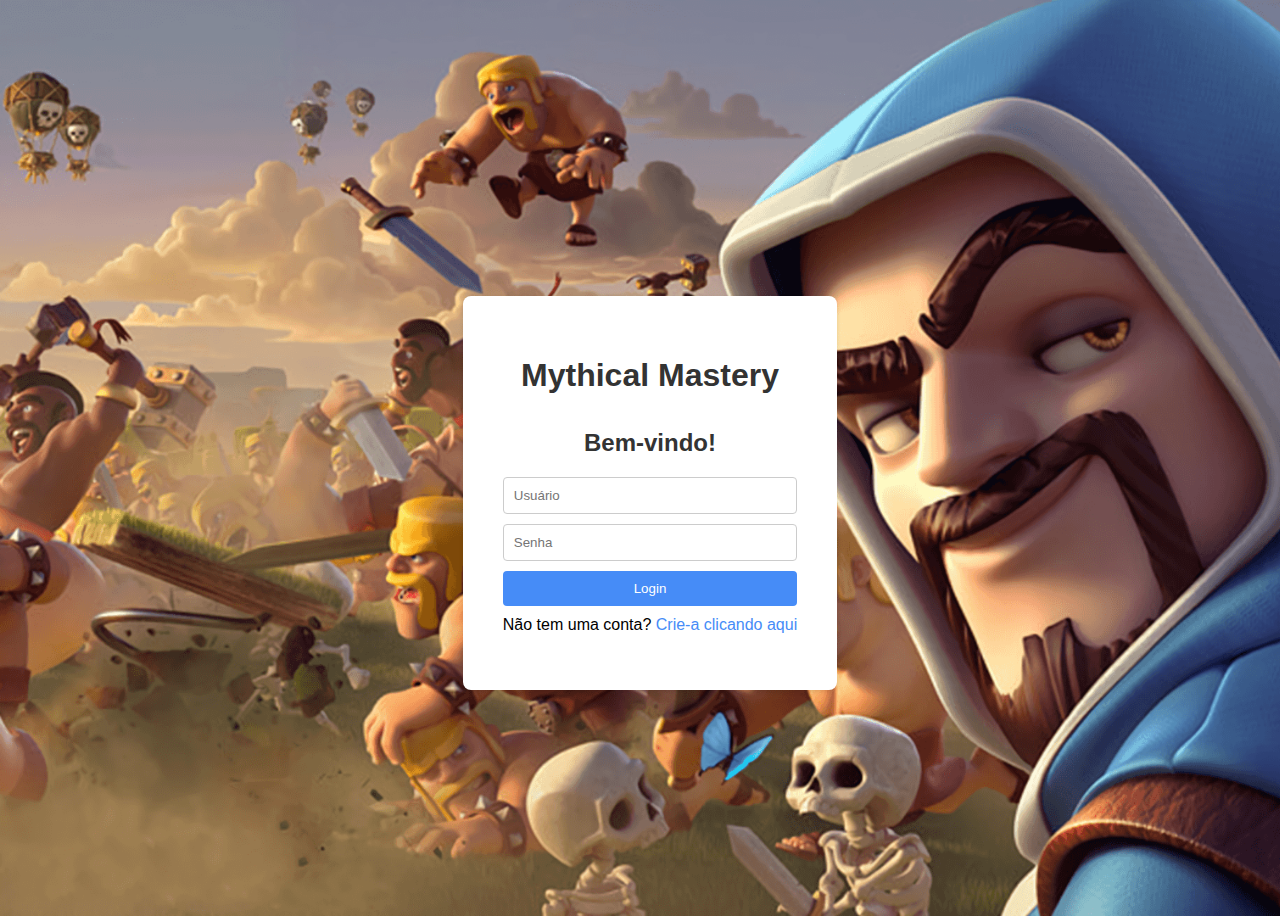
<file: index.html>
<!DOCTYPE html>
<html>
<head>
  <title>Mythical Mastery - Login</title>
  <link rel="stylesheet" type="text/css" href="login-style.css">
</head>
<body>
  <p id="topo" Myt p>
  <div class="container">
    <h1>Mythical Mastery</h1>
    <div id="login-form">
      <h2 id="logo">Bem-vindo!</h2>
      <input type="text" id="username" placeholder="Usuário" required>
      <input type="password" id="password" placeholder="Senha" required>
      <button type="submit" onclick="login()">Login</button>
      <p>Não tem uma conta? <a href="signup.html">Crie-a clicando aqui</a></p>
    </div>
  </div>

  <script src="login.js"></script>
</body>
</html>
</file>
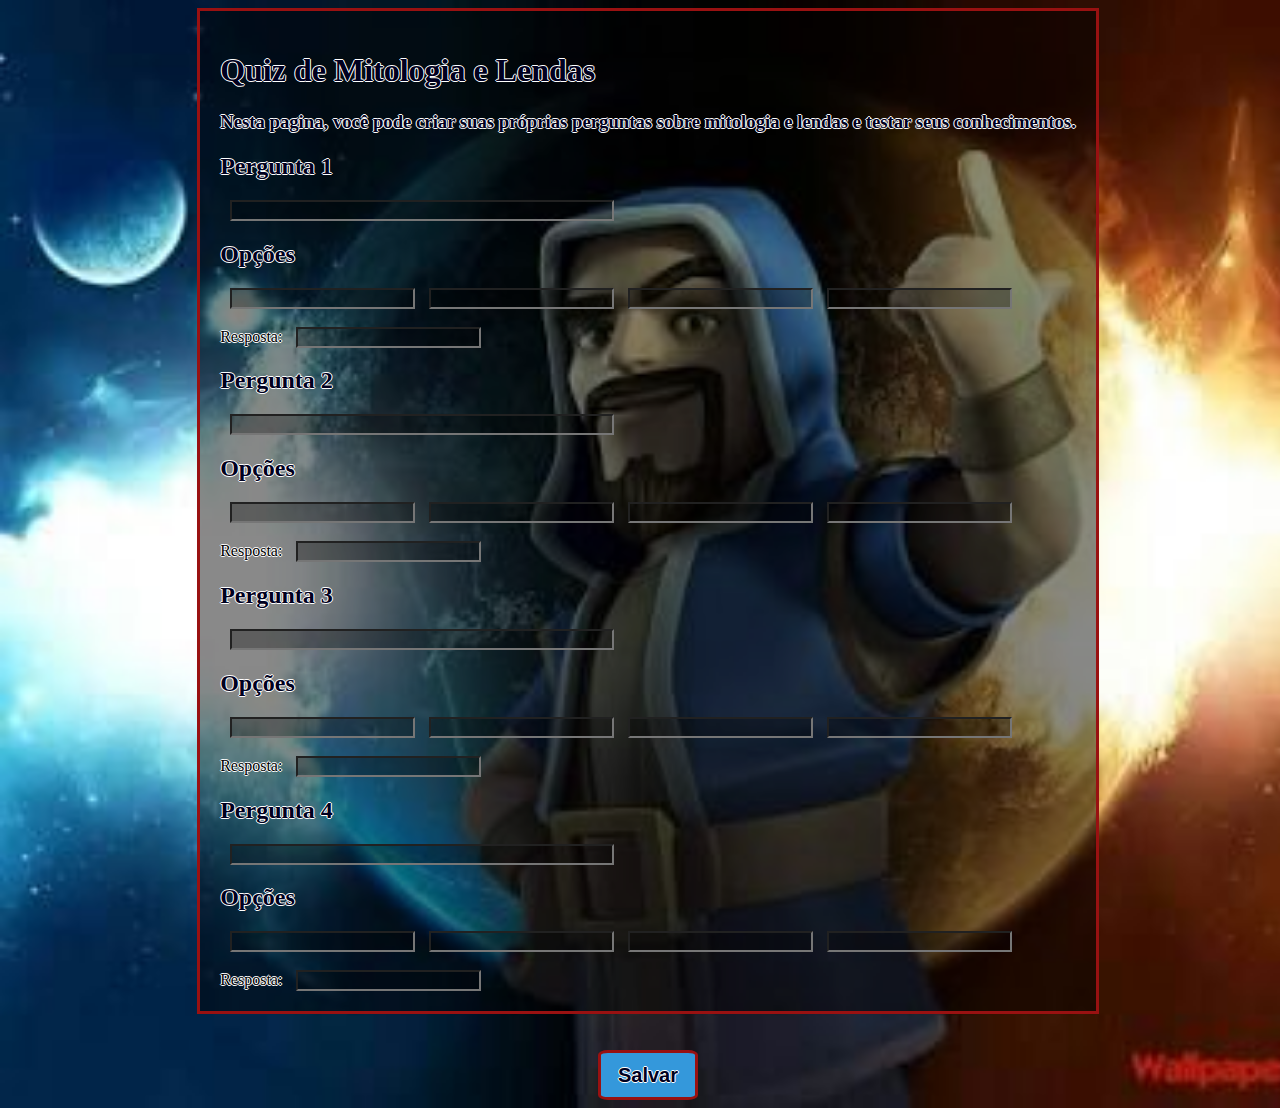
<file: criar.html>
<html>
  <head>
    <title>Quiz de Mitologia e Lendas</title>
    <link rel="stylesheet" type="text/css" href="criar.css" />
  </head>
  <body>
    <div class="caixa">
      <div class="aaaaa">
        <h1>Quiz de Mitologia e Lendas</h1>
      <h3>
        Nesta pagina, você pode criar suas próprias perguntas sobre mitologia e
        lendas e testar seus conhecimentos.
      </h3>
      <h2 class="pergunta">Pergunta 1</h2>
      <input type="text" id="q1" class="questoes"/>
      <h2>Opções</h2>

      <input type="text" id="oa1" />
      <input type="text" id="ob1" />
      <input type="text" id="oc1" />
      <input type="text" id="od1" /><br /><br />
      Resposta:  <input type="text" id="r1" />

      <h2 class="pergunta">Pergunta 2</h2>
      <input type="text" id="q2" class="questoes"/>
      <h2>Opções</h2>

      <input type="text" id="oa2" />
      <input type="text" id="ob2" />
      <input type="text" id="oc2" />
      <input type="text" id="od2" /><br /><br />
      Resposta: <input type="text" id="r2" />

      <h2 class="pergunta">Pergunta 3</h2>
      <input type="text" id="q3" class="questoes"/>
      <h2>Opções</h2>

      <input type="text" id="oa3" />
      <input type="text" id="ob3" />
      <input type="text" id="oc3" />
      <input type="text" id="od3" /><br /><br />
      Resposta: <input type="text" id="r3" />

      <h2 class="pergunta">Pergunta 4</h2>
      <input type="text" id="q4" class="questoes"/>
      <h2>Opções</h2>

      <input type="text" id="oa4" />
      <input type="text" id="ob4" />
      <input type="text" id="oc4" />
      <input type="text" id="od4" /><br /><br />
      Resposta: <input type="text" id="r4" />
      </div>

    <br /><br />
    <button onclick="save()">Salvar</button>
    </div>
    <script src="criar.js"></script>
  </body>
</html>
</file>
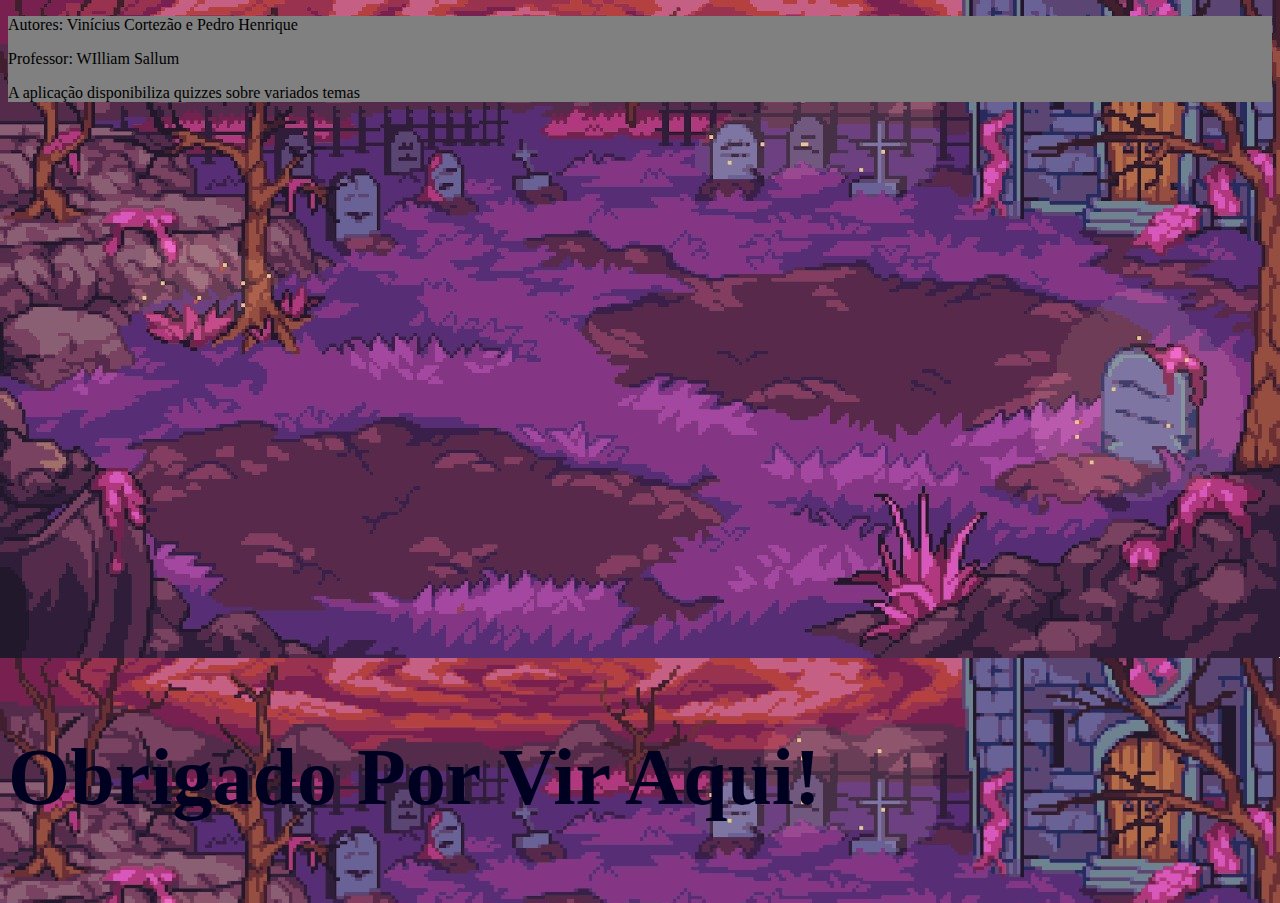
<file: info.html>
<!DOCTYPE html>
<html>
<head>
  <title>Mythical Mastery - Info</title>
  <link rel="stylesheet" type="text/css" href="info.css">
</head>
<body>
	<div>
		<p>Autores: Vinícius Cortezão e Pedro Henrique</p>
		<p>Professor: WIlliam Sallum</p>
		<p>A aplicação disponibiliza quizzes sobre variados temas</p>
	</div>
		<p id="ty">Obrigado Por Vir Aqui!</p>
</body>
</html>
</file>
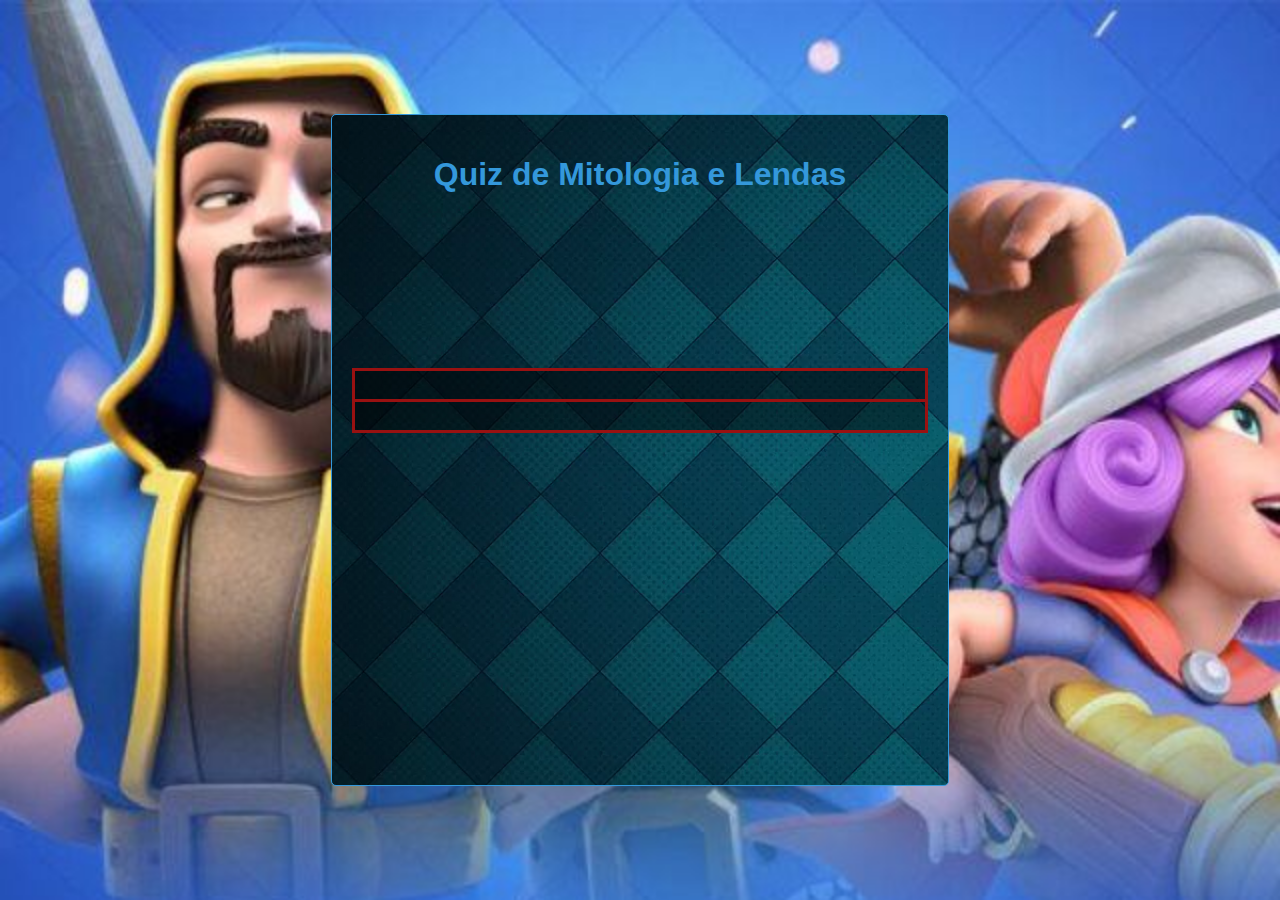
<file: quiz.html>
<html>
<head>
  <title>Quiz de Mitologia e Lendas</title>
  <link rel="stylesheet" type="text/css" href="quiz.css">
</head>
<body>
  <div class="container">
    <h1>Quiz de Mitologia e Lendas</h1>
    <div id="question-container">
      <p id="question"></p>
      <ul id="options"></ul>
    </div>
    <div id="result"></div>
  </div>
  <script src="quiz.js"></script>
</body>
</html>
</file>
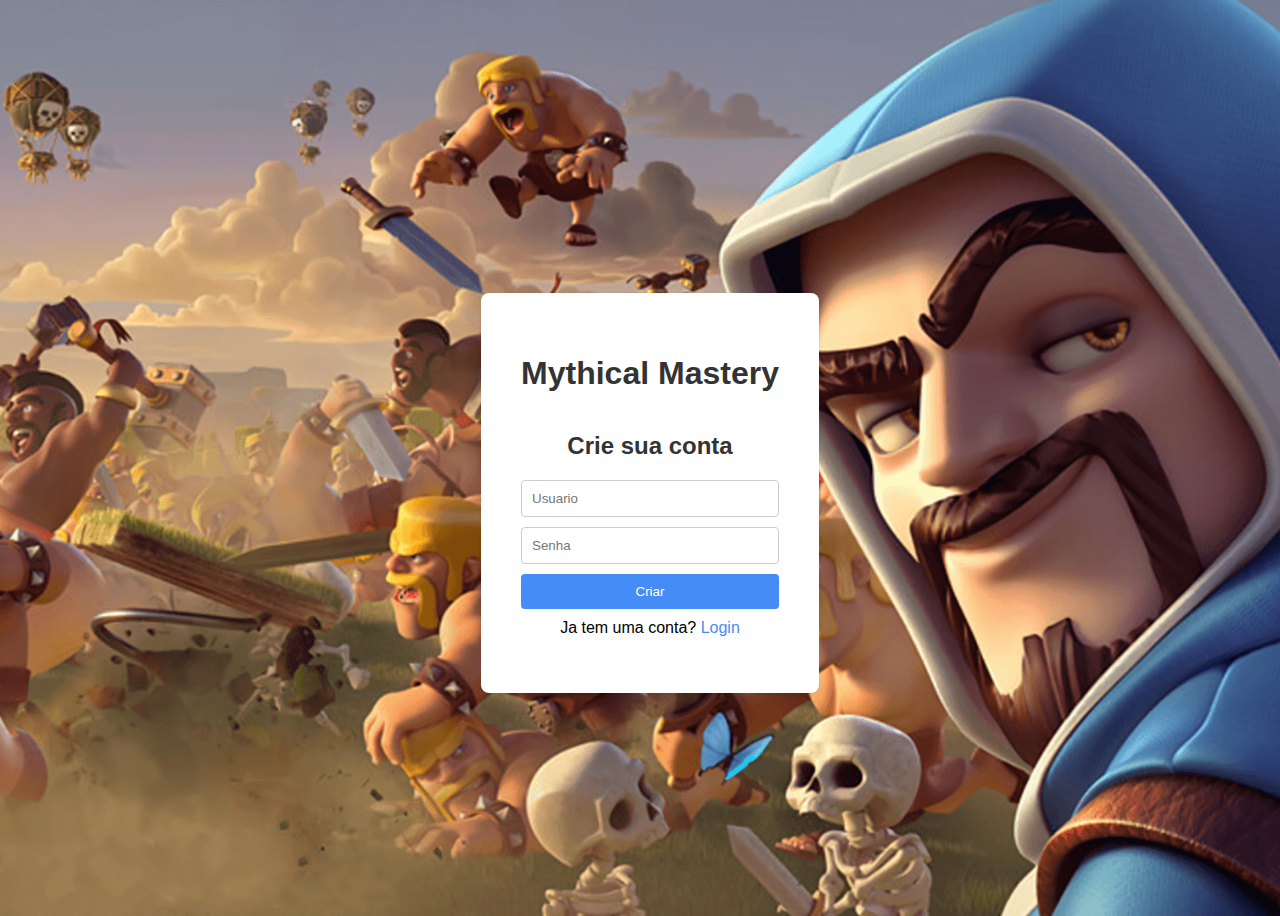
<file: signup.html>
<!DOCTYPE html>
<html>
<head>
  <title>Mythical Mastery - Criar conta</title>
  <link rel="stylesheet" type="text/css" href="signup.css">
</head>
<body>
  <div class="container">
    <h1>Mythical Mastery</h1>
    <div id="signup-form">
      <h2>Crie sua conta</h2>
      <input type="text" id="username" placeholder="Usuario" required>
      <input type="password" id="password" placeholder="Senha" required>
      <button type="submit" onclick="signup()">Criar</button>
      <p>Ja tem uma conta? <a href="index.html">Login</a></p>
    </div>
  </div>

  <script src="signup.js"></script>
</body>
</html>
</file>
<file: login-style.css>
body {
    background-image: url(imgs/walpape.png);
    font-family: Arial, sans-serif;
    display: flex;
    justify-content: center;
    align-items: center;
    height: 100vh;
    background-size: cover;
  }
  
  .container {
    max-width: 400px;
    padding: 40px;
    background-color: #fff;
    border-radius: 8px;
    box-shadow: 0 2px 4px rgba(0, 0, 0, 0.1);
    position: absolute;
    margin-left: 20px;
    margin-top: 70px;
  }
  
  h1 {
    text-align: center;
    color: #333;
    margin-bottom: 20px;
  }
  
  h2 {
    text-align: center;
    color: #333;
    margin-bottom: 20px;
  }
  
  #login-form,
  #signup-form {
    display: flex;
    flex-direction: column;
  }
  
  input[type="text"],
  input[type="password"] {
    padding: 10px;
    margin-bottom: 10px;
    border: 1px solid #ccc;
    border-radius: 4px;
  }
  
  button {
    padding: 10px;
    background-color: #468cf7;
    color: #fff;
    border: none;
    border-radius: 4px;
    cursor: pointer;
  }
  
  button:hover {
    background-color: #468cf7;
  }
  
  p {
    text-align: center;
    margin-top: 10px;
  }
  
  a {
    color: #468cf7;
    text-decoration: none;
  }
  
  a:hover {
    text-decoration: underline;
  }
  
  #logo{
    margin-top: -15px;
  }
  
  #topo{
    margin-top: -500px;
    position: absolute;
  }

  
h1 {
  text-align: center;
  color: #333;
  margin-bottom: 50px;
}

button 
{
  transition: background-color 2s;
}
button:hover,
button:focus {
  background: rgb(116, 196, 253);
}
</file>
<file: criar.css>
body {
    background-image: url("imgs/walpaper.jpg");
    background-size: cover;
    background-repeat: no-repeat;
    overflow-x: hidden;
}

h2, h1, h3 {
    color: #000020;
    text-shadow: -1px 0 white, 0 1px white, 1px 0 white, 0 -1px white;
}

.caixa {
    width: 100vw;
    display: flex;
    align-items: center;
    flex-direction: column;
}

.aaaaa{
    
    background-color: #00000076;
	border: 3px solid #991111;
	text-shadow: -1px 0 white, 0 1px white, 1px 0 white, 0 -1px white;
    padding: 20px;
}

input {
    background-color: #00000050;
    color: white;
    margin-left: 10px;
}

.questoes {
    width: 30vw;
}

button {
    width: 100px;
    height: 50px;
    background-color: #3498db;
    font-weight: bolder;
    color: #000020;
    text-shadow: -1px 0 white, 0 1px white, 1px 0 white, 0 -1px white;
    font-size: 1.25em;
    border: 3px solid #991111;
    border-radius: 10%;
    cursor: pointer;
}
</file>
<file: info.css>
body {
	background-image: url("imgs/cemiterio.jpg");
	overflow: hidden;
}

div { 
	background-color: gray;
}
#ty {
	margin-top: 70vh;
	color: #000020;
	font-weight: bolder;
	font-size: 5em;
	padding-left: auto;
}
</file>
<file: quiz.css>
body {
  font-family: Arial, sans-serif;
  background-image: url("imgs/quizbackground.jpeg");
  background-repeat: no-repeat;
  background-size: cover;
  margin: 0;
  padding: 0;
  display: flex;
  justify-content: center;
  align-items: center;
  height: 100vh;
}

.container {
  background-image: url("imgs/questionbackground.png");
  text-align: center;
  padding: 20px;
  border: 1px solid #3498db;
  border-radius: 5px;
  width: 45vw;
  height: 70vh;
}

h1 {
  color: #3498db;
}

button {
  background-color: #3498db;
  color: #fff;
  padding: 10px 20px;
  border: none;
  border-radius: 3px;
  cursor: pointer;
}

button:hover {
  background-color: #2577a9;
}

#question-container {
	background-color: #00000076;
	border: 3px solid #991111;
	text-shadow: -1px 0 white, 0 1px white, 1px 0 white, 0 -1px white;
	font-size: 28px;
	text-align: left;
  margin-top: 175px;
}
#options li {
	cursor: pointer;
	margin: 3px;
	margin-right: 20px;
	list-style-type: none;
	border: 3px solid #991111;
	display: inline-block;
  margin-left: 70px;
}
#question {
	border-bottom: 3px solid #991111;
}

#result {
	text-shadow: -1px 0 white, 0 1px white, 1px 0 white, 0 -1px white;
	font-size: 28px;
}
</file>
<file: signup.css>
body {
  background-image: url(imgs/walpape.png);
  font-family: Arial, sans-serif;
  display: flex;
  justify-content: center;
  align-items: center;
  height: 100vh;
  background-size: cover;
}

.container {
  max-width: 400px;
  padding: 40px;
  background-color: #fff;
  border-radius: 8px;
  box-shadow: 0 2px 4px rgba(0, 0, 0, 0.1);
  position: absolute;
  margin-left: 20px;
  margin-top: 70px;
}

h1 {
  text-align: center;
  color: #333;
  margin-bottom: 20px;
}

h2 {
  text-align: center;
  color: #333;
  margin-bottom: 20px;
}

#login-form,
#signup-form {
  display: flex;
  flex-direction: column;
}

input[type="text"],
input[type="password"] {
  padding: 10px;
  margin-bottom: 10px;
  border: 1px solid #ccc;
  border-radius: 4px;
}

button {
  padding: 10px;
  background-color: #468cf7;
  color: #fff;
  border: none;
  border-radius: 4px;
  cursor: pointer;
}

button:hover {
  background-color: #468cf7;
}

p {
  text-align: center;
  margin-top: 10px;
}

a {
  color: #468cf7;
  text-decoration: none;
}

a:hover {
  text-decoration: underline;
}

#logo{
  margin-top: -15px;
}

#topo{
  margin-top: -500px;
  position: absolute;
}

button 
{
  transition: background-color 2s;
}
button:hover,
button:focus {
  background: rgb(116, 196, 253);
}
</file>
